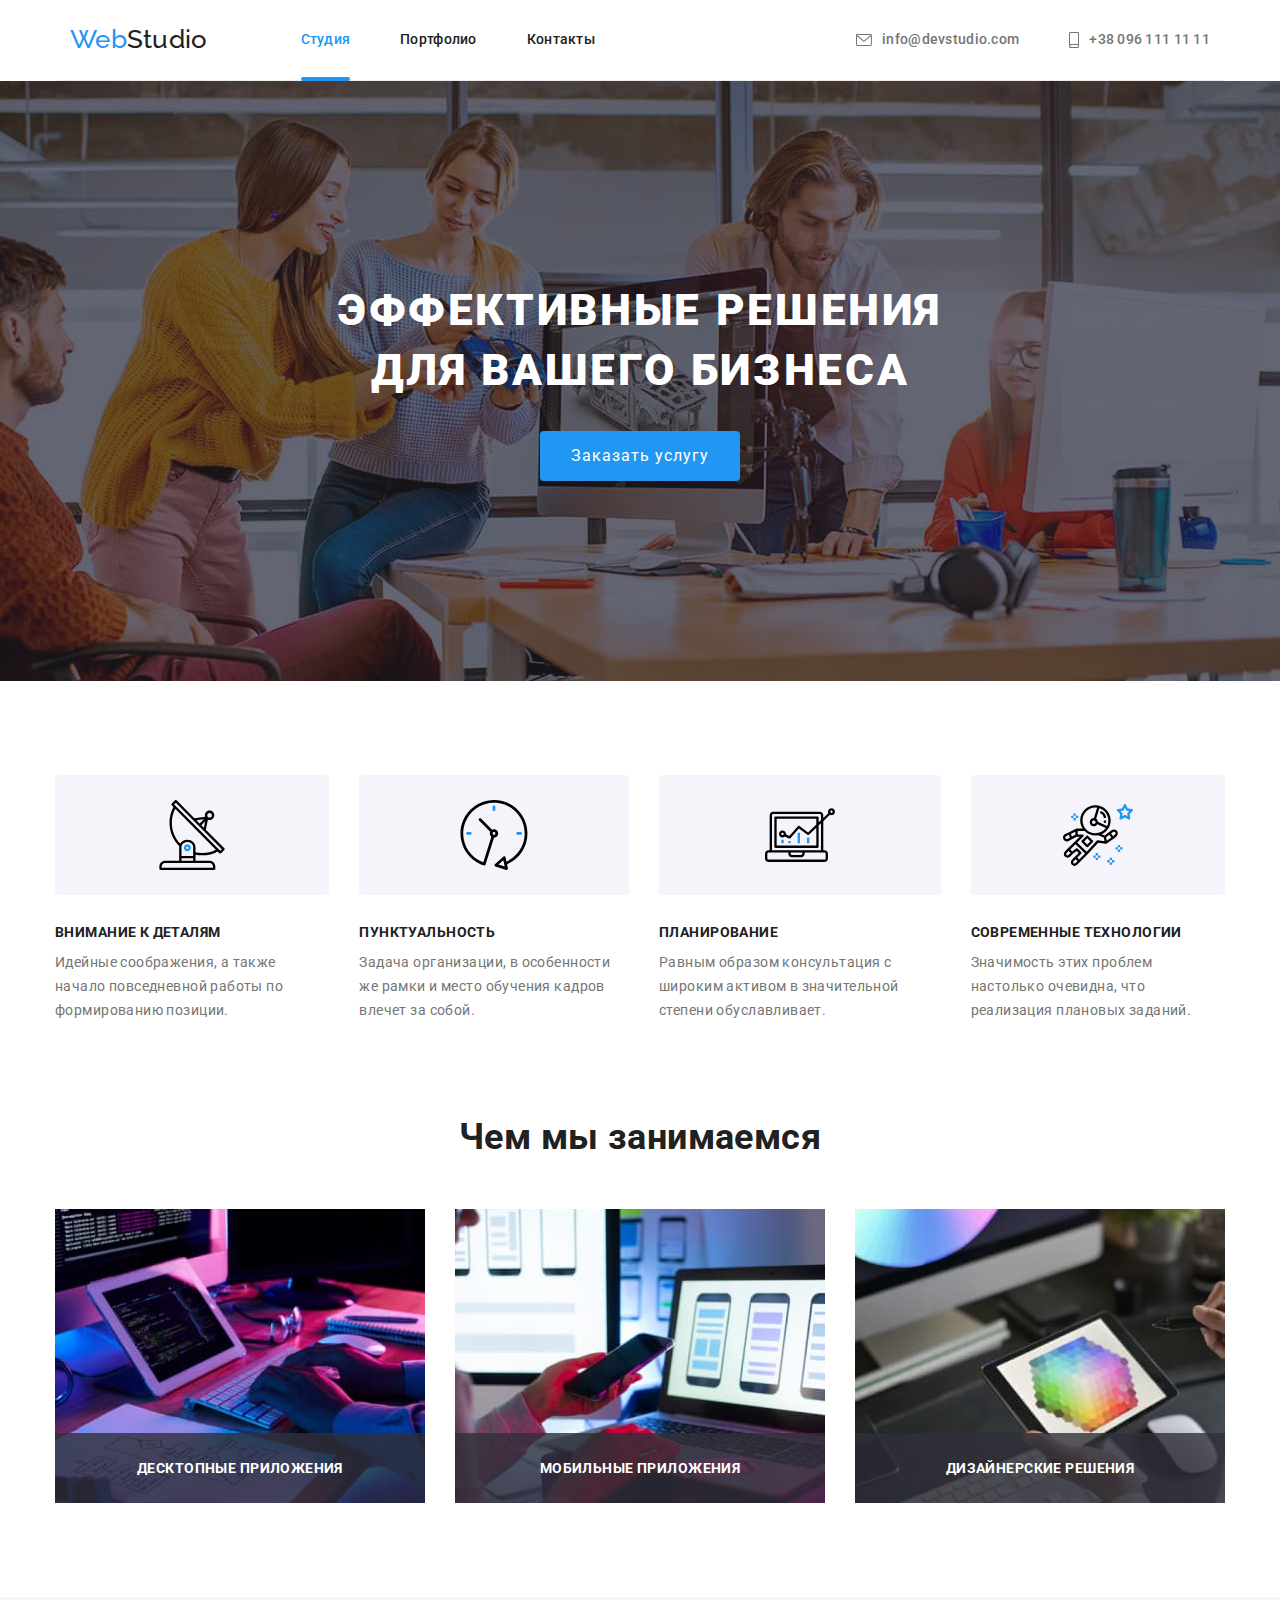
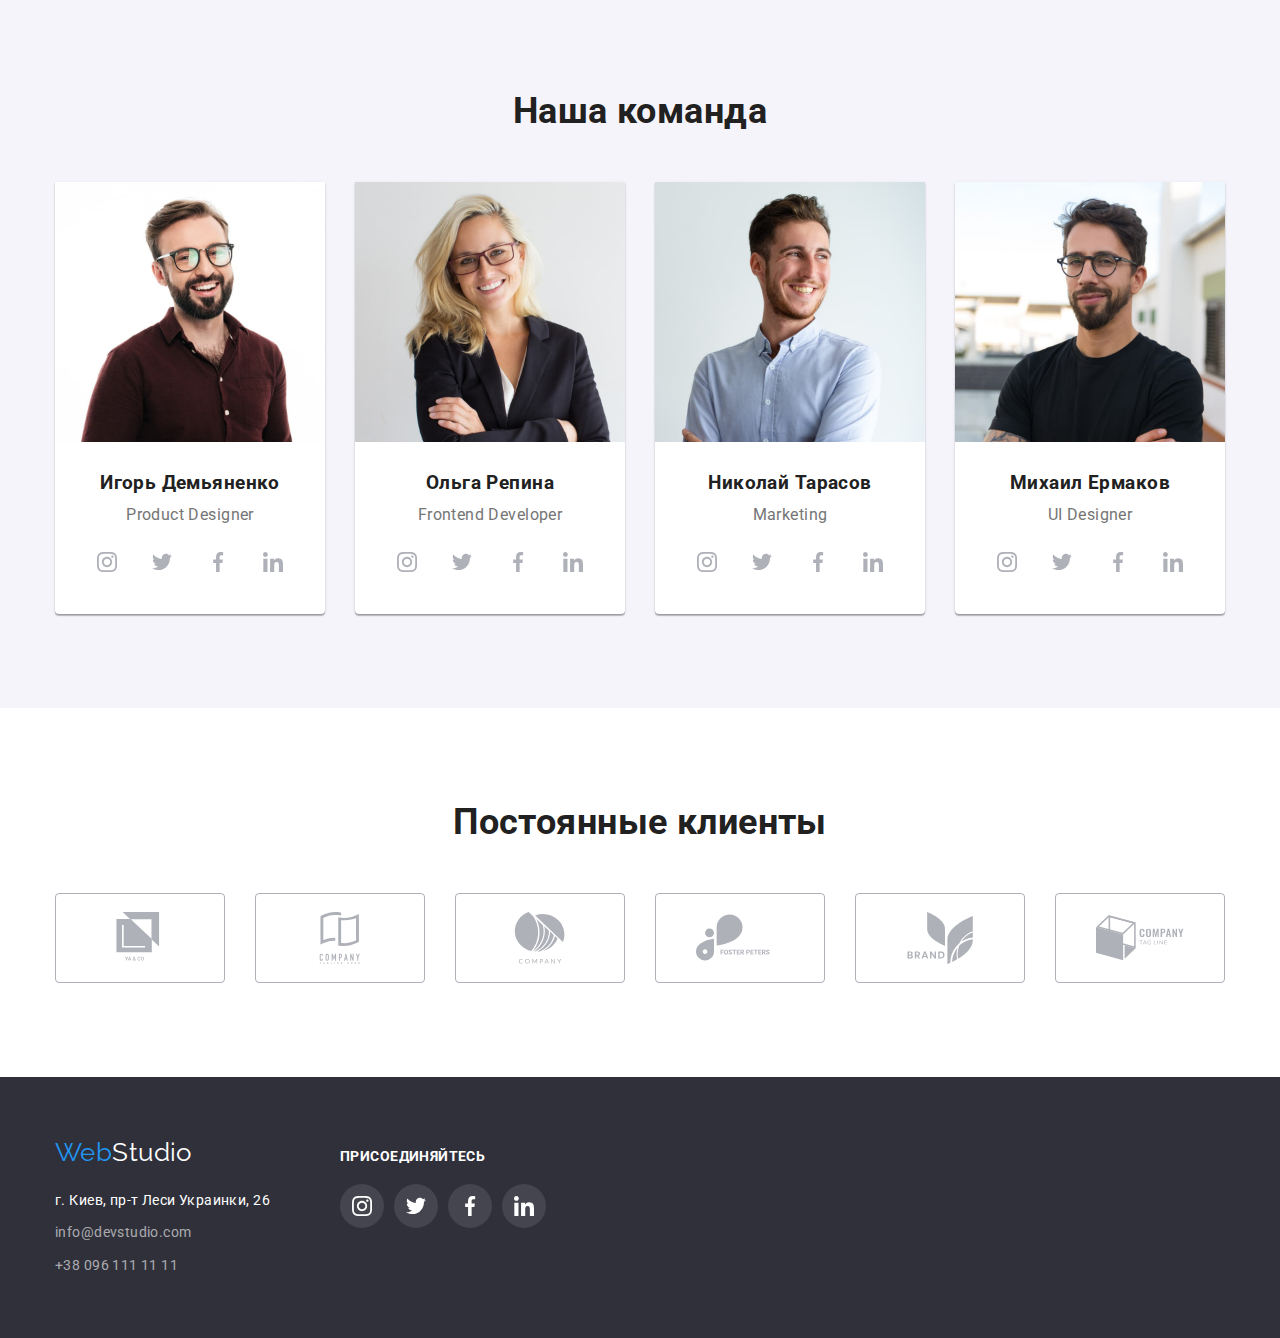
<file: index.html>
<!DOCTYPE html>
<html lang="ru">
<head>
    <meta charset="UTF-8">
    <meta name="viewport" content="width=device-width, initial-scale=1.0">
    <title>Студия</title>
    <link rel = "preconnect" href = "https://fonts.gstatic.com">
    <link href="https://fonts.googleapis.com/css2?family=Raleway:wght@700&family=Roboto:wght@400;500;700;900&display=swap" rel="stylesheet">
    <link rel="stylesheet" href= "https://cdnjs.cloudflare.com/ajax/libs/modern-normalize/1.0.0/modern-normalize.min.css">
    <link rel="stylesheet" href="./styles.css">
 </head>
<body>
 <header class="header">
    <div class="container">
        <nav class="nav">
            <a href="./index.html" class="logo">Web<span class="sec-part-black">Studio</span></a>
            <ul class="list">
                 <li class="item"><a href="./index.html" class="link opend">Студия</a></li>
                 <li class="item"><a href="./portfolio.html" class="link">Портфолио</a></li>
                 <li class="item"><a href="#" class="link">Контакты</a></li>
            </ul>
        </nav>
        <ul class="list header-contacts">
          <li class="item">
            <a href="mailto:info@devstudio.com" class="contacts">
              <svg class="icon" width="16" height="12">
                <use href="./img/symbol-defs.svg#icon-envelope">
                </use>
              </svg>
                info@devstudio.com</a></li>
          <li class="item"><a href="tel:+380961111111" class="contacts">
            <svg class="icon" width="10" height="16">
              <use href="./img/symbol-defs.svg#icon-smartphone">
              </use>
            </svg>+38 096 111 11 11</a></li>
     </ul>    
    </div>
 </header> 
 <main> 
<section class="hero">
        <div class="title"><h1>Эффективные решения для вашего бизнеса</h1>
        <button class="button" data-modal-open>Заказать услугу</button>
        </div>
        <div class="backdrop is-hidden" data-modal>
          <div class="modal">
            <button class="button-close" data-modal-close>
              <svg class="icon" width="18" height="18">
                <use href="./img/symbol-defs.svg#icon-close"></use>
              </svg>
            </button>
          </div>
        </div>
</section>
<section class="advantages">
    <div class="container">
        <!-- Невидимый заголовок -->
      <h2 class="invisible">Приемущества</h2>
      <ul class="list">
        <li class="item">
          <div class="icon-container">
            <svg class="icon" width="70" height="70">
              <use href="./img/symbol-defs.svg#icon-antenna"></use>
            </svg>
          </div>
          <h3 class="title">Внимание к деталям</h3>
            <p class="text">Идейные соображения, а также начало повседневной работы по формированию позиции.</p>
        </li>
        <li class="item">
          <div class="icon-container">
            <svg class="icon" width="70" height="70">
              <use href="./img/symbol-defs.svg#icon-clock"></use>
            </svg>
          </div>
            <h3 class="title">Пунктуальность</h3>
            <p class="text">Задача организации, в особенности же рамки и место обучения кадров влечет за собой.</p>
        </li>
        <li class="item">
          <div class="icon-container">
            <svg class="icon" width="70" height="70">
              <use href="./img/symbol-defs.svg#icon-diagram"></use>
            </svg>
          </div>
            <h3 class="title">Планирование</h3>
            <p class="text">Равным образом консультация с широким активом в значительной степени обуславливает.</p>
        </li>
        <li class="item">
          <div class="icon-container">
            <svg class="icon" width="70" height="70">
              <use href="./img/symbol-defs.svg#icon-astronaut"></use>
            </svg>
          </div>
            <h3 class="title">Современные технологии</h3>
            <p class="text">Значимость этих проблем настолько очевидна, что реализация плановых заданий.</p>
        </li>
      </ul>
    </div>
</section>
<section class="activity">
    <div class="container">
      <h2 class="global-title">Чем мы занимаемся</h2>
      <ul class="list">
        <li class="item">
          <img src="./img/box1.jpg" alt="Что-то печатает" width="370">
          <div class="inscription-container">
            <p class="inscription">Десктопные приложения</p>
          </div>
        </li>
        <li class="item">
          <img src="./img/box2.jpg" alt="Смотрит в телефон" width="370">
          <div class="inscription-container">
            <p class="inscription">Мобильные приложения</p>
          </div>
        </li>
        <li class="item">
          <img src="./img/box3.jpg" alt="Смотрит на палитру цветов" width="370">
          <div class="inscription-container">
            <p class="inscription">Дизайнерские решения</p>
          </div>
        </li>
      </ul>
    </div>
</section>
<section class="team">
    <div class="container">
        <h2 class="global-title">Наша команда</h2>
        <ul class="list">
            <li class="item"><img src="./img/img1.jpg" alt="Игорь Демьяненко" width="270">
              <div class="info">
                <h3 class="title">Игорь Демьяненко</h3>
                <p class="text">Product Designer</p>
                <ul class="social-list">
                  <li class="social-item">
                    <a class="social-networks" href="#">
                      <svg class="social-icon">
                        <use href="./img/symbol-defs.svg#icon-instagram"></use>
                      </svg>
                    </a>
                  </li>
                  <li class="social-item">
                    <a class="social-networks" href="#">
                      <svg class="social-icon">
                        <use href="./img/symbol-defs.svg#icon-twitter"></use>
                      </svg>
                    </a>
                  </li>
                  <li class="social-item">
                    <a class="social-networks" href="#">
                      <svg class="social-icon">
                        <use href="./img/symbol-defs.svg#icon-facebook"></use>
                      </svg>
                    </a>
                  </li>
                  <li class="social-item">
                    <a class="social-networks" href="#">
                      <svg class="social-icon">
                        <use href="./img/symbol-defs.svg#icon-linkedin"></use>
                      </svg>
                    </a>
                  </li>
                </ul>
              </div>
            </li>
            <li class="item"><img src="./img/img2.jpg" alt="Ольга Репина" width="270">
              <div class="info">
                <h3 class="title">Ольга Репина</h3>
                <p class="text">Frontend Developer</p>
                <ul class="social-list">
                  <li class="social-item">
                    <a class="social-networks" href="#">
                      <svg class="social-icon">
                        <use href="./img/symbol-defs.svg#icon-instagram"></use>
                      </svg>
                    </a>
                  </li>
                  <li class="social-item">
                    <a class="social-networks" href="#">
                      <svg class="social-icon">
                        <use href="./img/symbol-defs.svg#icon-twitter"></use>
                      </svg>
                    </a>
                  </li>
                  <li class="social-item">
                    <a class="social-networks" href="#">
                      <svg class="social-icon">
                        <use href="./img/symbol-defs.svg#icon-facebook"></use>
                      </svg>
                    </a>
                  </li>
                  <li class="social-item">
                    <a class="social-networks" href="#">
                      <svg class="social-icon">
                        <use href="./img/symbol-defs.svg#icon-linkedin"></use>
                      </svg>
                    </a>
                  </li>
                </ul>
              </div>
            </li>
            <li class="item"><img src="./img/img3.jpg" alt="Николай Тарасов" width="270">
              <div class="info">
                <h3 class="title">Николай Тарасов</h3>
                <p class="text">Marketing</p>
                <ul class="social-list">
                  <li class="social-item">
                    <a class="social-networks" href="#">
                      <svg class="social-icon">
                        <use href="./img/symbol-defs.svg#icon-instagram"></use>
                      </svg>
                    </a>
                  </li>
                  <li class="social-item">
                    <a class="social-networks" href="#">
                      <svg class="social-icon">
                        <use href="./img/symbol-defs.svg#icon-twitter"></use>
                      </svg>
                    </a>
                  </li>
                  <li class="social-item">
                    <a class="social-networks" href="#">
                      <svg class="social-icon">
                        <use href="./img/symbol-defs.svg#icon-facebook"></use>
                      </svg>
                    </a>
                  </li>
                  <li class="social-item">
                    <a class="social-networks" href="#">
                      <svg class="social-icon">
                        <use href="./img/symbol-defs.svg#icon-linkedin"></use>
                      </svg>
                    </a>
                  </li>
                </ul>
              </div>
            </li>
            <li class="item"><img src="./img/img4.jpg" alt="Михаил Ермаков" width="270">
              <div class="info">
                <h3 class="title">Михаил Ермаков</h3>
                <p class="text">UI Designer</p>
                <ul class="social-list">
                  <li class="social-item">
                    <a class="social-networks" href="#">
                      <svg class="social-icon">
                        <use href="./img/symbol-defs.svg#icon-instagram"></use>
                      </svg>
                    </a>
                  </li>
                  <li class="social-item">
                    <a class="social-networks" href="#">
                      <svg class="social-icon">
                        <use href="./img/symbol-defs.svg#icon-twitter"></use>
                      </svg>
                    </a>
                  </li>
                  <li class="social-item">
                    <a class="social-networks" href="#">
                      <svg class="social-icon">
                        <use href="./img/symbol-defs.svg#icon-facebook"></use>
                      </svg>
                    </a>
                  </li>
                  <li class="social-item">
                    <a class="social-networks" href="#">
                      <svg class="social-icon">
                        <use href="./img/symbol-defs.svg#icon-linkedin"></use>
                      </svg>
                    </a>
                  </li>
                </ul>
              </div>
            </li>
        </ul>
    </div>
</section>
<section class="client">
  <div class="container">
    <h2 class="global-title">Постоянные клиенты</h2>
    <ul class="list">
      <li class="item">
        <a class="card" href="#">
          <svg class="company">
            <use href="./img/symbol-defs.svg#icon-logo-1"></use>
          </svg>
        </a> 
      </li>
      <li class="item">
        <a class="card" href="#">
          <svg class="company">
            <use href="./img/symbol-defs.svg#icon-logo-2"></use>
          </svg>
        </a> 
      </li>
      <li class="item">
        <a class="card" href="#">
          <svg class="company">
            <use href="./img/symbol-defs.svg#icon-logo-3"></use>
          </svg>
        </a> 
      </li>
      <li class="item">
        <a class="card" href="#">
          <svg class="company">
            <use href="./img/symbol-defs.svg#icon-logo-4"></use>
          </svg>
        </a> 
      </li>
      <li class="item">
        <a class="card" href="#">
          <svg class="company">
            <use href="./img/symbol-defs.svg#icon-logo-5"></use>
          </svg>
        </a> 
      </li>
      <li class="item">
        <a class="card" href="#">
          <svg class="company">
            <use href="./img/symbol-defs.svg#icon-logo-6"></use>
          </svg>
        </a> 
      </li>
    </ul>
  </div>
</section>
</main>
<footer class="footer">
    <div class="container">
        <div class="info">
          <a href="./index.html" class="logo">Web<span class="sec-part-white">Studio</span></a>
          <address class="address">г. Киев, пр-т Леси Украинки, 26</address>
          <ul class="list">
            <li class="item"><a href="mailto:info@devstudio.com" class="link">info@devstudio.com</a></li>
            <li class="item"><a href="tel:+380961111111" class="link">+38 096 111 11 11</a></li>
          </ul>       
        </div>
        <div class="social-container">
          <h2 class="title">присоединяйтесь</h2>
          <ul class="social-list">
            <li class="social-item">
              <a class="social-networks" href="#">
                <svg class="social-icon">
                  <use href="./img/symbol-defs.svg#icon-instagram"></use>
                </svg>
              </a>
            </li>
            <li class="social-item">
              <a class="social-networks" href="#">
                <svg class="social-icon">
                  <use href="./img/symbol-defs.svg#icon-twitter"></use>
                </svg>
              </a>
            </li>
            <li class="social-item">
              <a class="social-networks" href="#">
                <svg class="social-icon">
                  <use href="./img/symbol-defs.svg#icon-facebook"></use>
                </svg>
              </a>
            </li>
            <li class="social-item">
              <a class="social-networks" href="#">
                <svg class="social-icon">
                  <use href="./img/symbol-defs.svg#icon-linkedin"></use>
                </svg>
              </a>
            </li>
          </ul>
        </div>
    </div>
</footer>
<script src="./js/modal.js"></script>
</body>
</html>
</file>
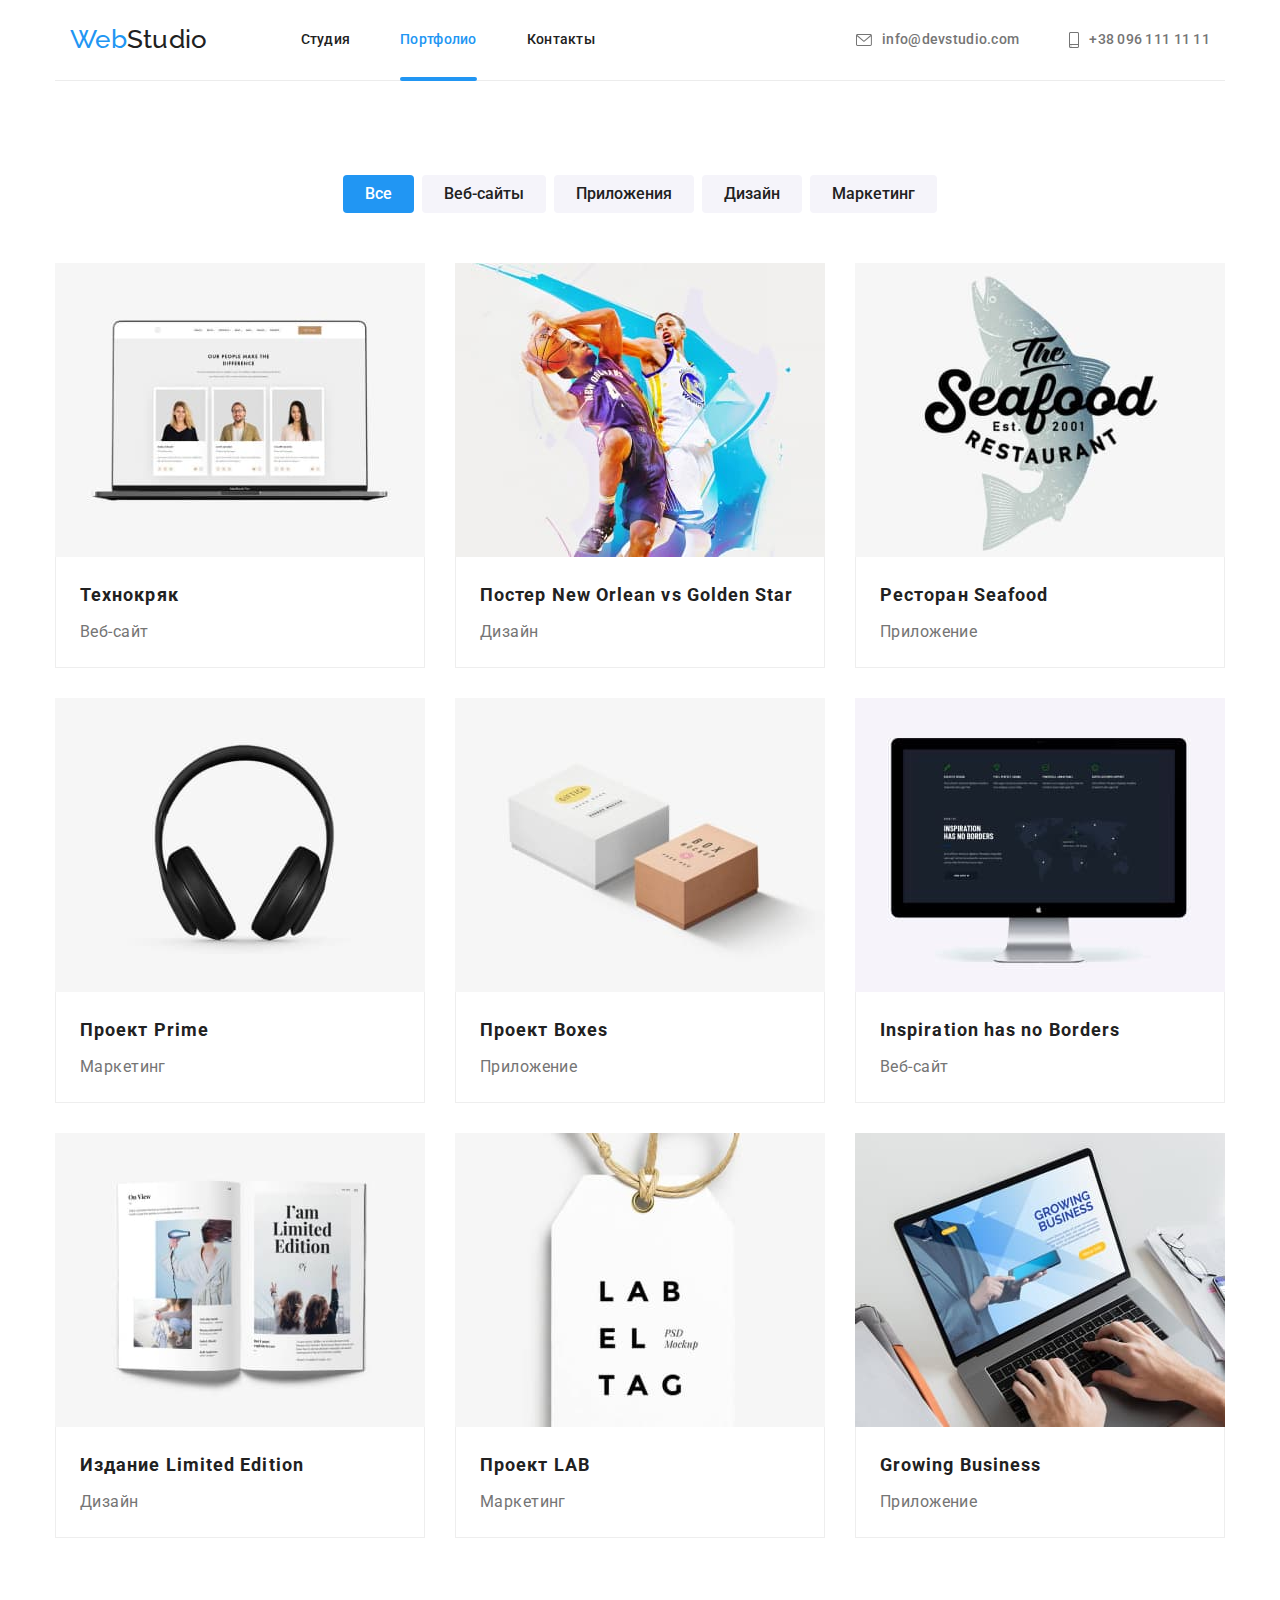
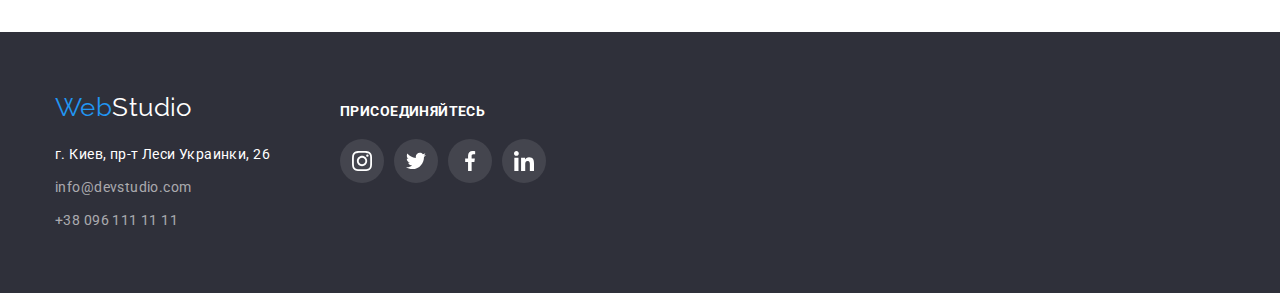
<file: portfolio.html>
<!DOCTYPE html>
<html lang="ru">
<head>
    <meta charset="UTF-8">
    <meta name="viewport" content="width=device-width, initial-scale=1.0">
    <title>Портфолио</title>
    <link rel = "preconnect" href = "https://fonts.gstatic.com">
    <link href="https://fonts.googleapis.com/css2?family=Raleway:wght@700&family=Roboto:wght@400;500;700;900&display=swap" rel="stylesheet">
    <link rel="stylesheet" href= "https://cdnjs.cloudflare.com/ajax/libs/modern-normalize/1.0.0/modern-normalize.min.css">
    <link rel="stylesheet" href="./styles.css">
 </head>
<body>
  <header class="header">
    <div class="container">
        <nav class="nav">
            <a href="./index.html" class="logo">Web<span class="sec-part-black">Studio</span></a>
            <ul class="list">
                 <li class="item"><a href="./index.html" class="link">Студия</a></li>
                 <li class="item"><a href="./portfolio.html" class="link opend">Портфолио</a></li>
                 <li class="item"><a href="#" class="link">Контакты</a></li>
            </ul>
        </nav>
        <ul class="list header-contacts">
          <li class="item">
            <a href="mailto:info@devstudio.com" class="contacts">
              <svg class="icon" width="16" height="12">
                <use href="./img/symbol-defs.svg#icon-envelope">
                </use>
              </svg>
                info@devstudio.com</a></li>
          <li class="item"><a href="tel:+380961111111" class="contacts">
            <svg class="icon" width="10" height="16">
              <use href="./img/symbol-defs.svg#icon-smartphone">
              </use>
            </svg>+38 096 111 11 11</a></li>
     </ul>    
    </div>
 </header> 
 <main> 
     <!-- фильтр -->
  <section class="search">
    <div class="container">
      <!-- Невидимый заголовок -->
      <h1 class="invisible">Портфолио</h1>
      <ul class="list buttons">
          <li class="item-button"><button class="button used">Все</button></li>
          <li class="item-button"><button class="button">Веб-сайты</button></li>
          <li class="item-button"><button class="button">Приложения</button></li>
          <li class="item-button"><button class="button">Дизайн</button></li>
          <li class="item-button"><button class="button">Маркетинг</button></li>
      </ul>
  <!-- Портфолио -->
            <ul class="portfolio">
               <li class="item">
                   <a href="#" class="link"> 
                     <div class="overlay-container">
                      <img src="./img/portfolio1.jpg" alt="Технокряк" width="370" height="294">
                      <div class="overlay">
                        <div class="overlay-text">
                        <p class="text">
                         Технокряк это современная площадка распространения коронавируса. Компании используют эту платформу для цифрового шпионажа и атак на защищённые сервера конкурентов.
                        </p>
                       </div>
                      </div>
                     </div>
                        <div class="info">
                        <h2 class="title">Технокряк</h2>
                        <p class="text">Веб-сайт</p>
                       </div>
                    </a>
                       
                   <!-- <p>Всплывающее описание проекта</p> -->
               </li>
               <li class="item">
                   <a href="#" class="link">
                    <div class="overlay-container">
                      <img src="./img/portfolio2.jpg" alt="Постер New Orlean vs Golden Star" width="370" height="294">
                      <div class="overlay">
                        <div class="overlay-text">
                        <p class="text">
                         Технокряк это современная площадка распространения коронавируса. Компании используют эту платформу для цифрового шпионажа и атак на защищённые сервера конкурентов.
                        </p>
                       </div>
                      </div>
                     </div>
                      <div class="info">
                       <h2 class="title">Постер New Orlean vs Golden Star</h2>
                       <p class="text">Дизайн</p>
                      </div>
                    </a>
                   <!-- <p>Всплывающее описание проекта</p> -->
               </li>
               <li class="item">
                   <a href="#" class="link">
                    <div class="overlay-container">
                      <img src="./img/portfolio3.jpg" alt="Ресторан Seafood" width="370" height="294">
                      <div class="overlay">
                        <div class="overlay-text">
                        <p class="text">
                         Технокряк это современная площадка распространения коронавируса. Компании используют эту платформу для цифрового шпионажа и атак на защищённые сервера конкурентов.
                        </p>
                       </div>
                      </div>
                     </div>
                      <div class="info">
                       <h2 class="title">Ресторан Seafood</h2>
                       <p class="text">Приложение</p> 
                      </div>
                    </a>
                   <!-- <p>Всплывающее описание проекта</p> -->
               </li>
               <li class="item">
                   <a href="#" class="link">
                    <div class="overlay-container">
                      <img src="./img/portfolio4.jpg" alt="Проект Prime" width="370" height="294">
                      <div class="overlay">
                        <div class="overlay-text">
                        <p class="text">
                         Технокряк это современная площадка распространения коронавируса. Компании используют эту платформу для цифрового шпионажа и атак на защищённые сервера конкурентов.
                        </p>
                       </div>
                      </div>
                     </div>
                      <div class="info">
                       <h2 class="title">Проект Prime</h2>
                       <p class="text">Маркетинг</p> 
                      </div>
                    </a>
                   <!-- <p>Всплывающее описание проекта</p> -->       
               </li>
               <li class="item">
                   <a href="#" class="link">
                    <div class="overlay-container">
                      <img src="./img/portfolio5.jpg" alt="Проект Boxes" width="370" height="294">
                      <div class="overlay">
                        <div class="overlay-text">
                        <p class="text">
                         Технокряк это современная площадка распространения коронавируса. Компании используют эту платформу для цифрового шпионажа и атак на защищённые сервера конкурентов.
                        </p>
                       </div>
                      </div>
                     </div>
                      <div class="info">
                       <h2 class="title">Проект Boxes</h2>
                       <p class="text">Приложение</p>
                      </div>
                    </a>
                   <!-- <p>Всплывающее описание проекта</p> -->        
               </li>
               <li class="item">
                   <a href="#" class="link">
                    <div class="overlay-container">
                      <img src="./img/portfolio6.jpg" alt="Inspiration has no Borders" width="370" height="294">
                      <div class="overlay">
                        <div class="overlay-text">
                        <p class="text">
                         Технокряк это современная площадка распространения коронавируса. Компании используют эту платформу для цифрового шпионажа и атак на защищённые сервера конкурентов.
                        </p>
                       </div>
                      </div>
                     </div>
                      <div class="info">
                       <h2 class="title">Inspiration has no Borders</h2>
                       <p class="text">Веб-сайт</p>
                      </div>
                    </a>
                   <!-- <p>Всплывающее описание проекта</p> -->        
               </li>
               <li class="item">
                   <a href="#" class="link">
                    <div class="overlay-container">
                      <img src="./img/portfolio7.jpg" alt="Издание Limited Edition" width="370" height="294">
                      <div class="overlay">
                        <div class="overlay-text">
                        <p class="text">
                         Технокряк это современная площадка распространения коронавируса. Компании используют эту платформу для цифрового шпионажа и атак на защищённые сервера конкурентов.
                        </p>
                       </div>
                      </div>
                     </div>
                      <div class="info">
                       <h2 class="title">Издание Limited Edition</h2>
                       <p class="text">Дизайн</p>
                      </div>
                    </a>
                   <!-- <p>Всплывающее описание проекта</p> -->        
               </li>
               <li class="item">
                   <a href="#" class="link">
                    <div class="overlay-container">
                      <img src="./img/portfolio8.jpg" alt="Проект LAB" width="370" height="294">
                      <div class="overlay">
                        <div class="overlay-text">
                        <p class="text">
                         Технокряк это современная площадка распространения коронавируса. Компании используют эту платформу для цифрового шпионажа и атак на защищённые сервера конкурентов.
                        </p>
                       </div>
                      </div>
                     </div>
                      <div class="info">
                       <h2 class="title">Проект LAB</h2>
                       <p class="text">Маркетинг</p>
                      </div>
                    </a>
                   <!-- <p>Всплывающее описание проекта</p> -->        
               </li>
               <li class="item">
                   <a href="#" class="link">
                    <div class="overlay-container">
                      <img src="./img/portfolio9.jpg" alt="Growing Business" width="370">
                      <div class="overlay">
                        <div class="overlay-text">
                        <p class="text">
                         Технокряк это современная площадка распространения коронавируса. Компании используют эту платформу для цифрового шпионажа и атак на защищённые сервера конкурентов.
                        </p>
                       </div>
                      </div>
                     </div>
                       <div class="info">
                       <h2 class="title">Growing Business</h2>
                       <p class="text">Приложение</p>
                      </div>
                    </a>
                   <!-- <p>Всплывающее описание проекта</p> -->        
               </li>
       </ul>
    </div>   
  </section>

</main>
<footer class="footer">
  <div class="container">
      <div class="info">
        <a href="./index.html" class="logo">Web<span class="sec-part-white">Studio</span></a>
        <address class="address">г. Киев, пр-т Леси Украинки, 26</address>
        <ul class="list">
          <li class="item"><a href="mailto:info@devstudio.com" class="link">info@devstudio.com</a></li>
          <li class="item"><a href="tel:+380961111111" class="link">+38 096 111 11 11</a></li>
        </ul>       
      </div>
      <div class="social-container">
        <h2 class="title">присоединяйтесь</h2>
        <ul class="social-list">
          <li class="social-item">
            <a class="social-networks" href="#">
              <svg class="social-icon">
                <use href="./img/symbol-defs.svg#icon-instagram"></use>
              </svg>
            </a>
          </li>
          <li class="social-item">
            <a class="social-networks" href="#">
              <svg class="social-icon">
                <use href="./img/symbol-defs.svg#icon-twitter"></use>
              </svg>
            </a>
          </li>
          <li class="social-item">
            <a class="social-networks" href="#">
              <svg class="social-icon">
                <use href="./img/symbol-defs.svg#icon-facebook"></use>
              </svg>
            </a>
          </li>
          <li class="social-item">
            <a class="social-networks" href="#">
              <svg class="social-icon">
                <use href="./img/symbol-defs.svg#icon-linkedin"></use>
              </svg>
            </a>
          </li>
        </ul>
      </div>
  </div>
</footer>
</body>
</html>
</file>
<file: styles.css>
/* Бексайд основной #FFFFFF */
/* Бексайд подвала #2F303A */
/* Бексайд вторичный #F5F4FA */
/* Основной цвет заголовков #212121 */
/* основной цвет текста #757575 */
/* второй цвет текста #FFFFFF */
/* Акцент #2196F3*/
/* Цвет ссылки в подвале  rgba(255, 255, 255, 0.6) */
/* Цвет линии под меню #ECECEC */
/* Цвет рамки в портфолио #EEEEEE */
/* Цвет фона героя #C4C4C4 */
/* Цвет иконки социальных сетей #AFB1B8 */
/* Цвет фона иконок соц сетей в футере rgba(255, 255, 255, 0.1) */
/* Цвет фона текста над картинками rgba(47, 48, 58, 0.8); */
/* Цвет бэкдропа rgba(0, 0, 0, 0.2) */

html{
    box-sizing: border-box;
}

img {
    display: block;
    max-width: 100%;
}

*,
*::before,
*::after{
    box-sizing: inherit;
}

:root{
    --title-text-color: #212121;
    --primary-text-color: #757575;
    --secondary-text-color: #FFFFFF;
    --primary-background-color: #FFFFFF;
    --secondary-background-color: #F5F4FA; 
    --footer-background-color: #2F303A;
    --accent-color: #2196F3;
    --footer-link-color: rgba(255, 255, 255, 0.6);
    --header-line-color: #ECECEC;
    --border-portfolio-color: #EEEEEE;
    --hero-background-color: #C4C4C4;
    --social-network-icon-color:#AFB1B8;
    --footer-social-background-icon-color:rgba(255, 255, 255, 0.1);
    --image-text-background-color:rgba(47, 48, 58, 0.8);
    --backdrop-color:rgba(0, 0, 0, 0.2);
    --modal-close-button-color:rgba(0, 0, 0, 1);
}

body{
    background-color: var(--primary-background-color);
    color: var(--title-text-color);
    font-family: 'Roboto', sans-serif;
    font-weight: 700;
    font-size: 14px;
    line-height: 1.71;
    letter-spacing: 0.03em;
}

li {
    list-style-type: none; 
}

a {
    display:block;
    text-decoration: none;
}

.container{
    margin-left: auto;
    margin-right: auto;
    width: 1200px;
    padding: 0 15px;
    /* outline: 2px solid tomato; */
}

.text{
    color: var(--primary-text-color);
    font-weight: 400;
}

/* Логотип */
.logo{
        display: block;
        margin-right: 93px;
        padding-top: 24px;
        padding-bottom: 24px;
        
        font-family: 'Raleway', sans-serif;
        font-size: 26px;
        line-height: 1.2;
        color: var(--accent-color);
}

.logo .sec-part-white{
    color: var(--secondary-text-color);
    
}

.logo .sec-part-black{
    color: var(--title-text-color);
    
}

.list{
    margin-top: 0;
    margin-bottom: 0;
    padding: 0;
}

/* Шапка */
.header .container{
    display: flex;

    font-weight: 500;
    line-height: 1.14;
    letter-spacing: 0.02em;

    padding: 0px 15px;
    border-bottom: 1px solid var(--header-line-color);
    width: 1170px;
}

.nav{
    display: flex;
    align-items: center;
}

.header .list{
    display: flex;
}

.header-contacts{
    margin-left: auto;
}

.nav .link{
    display: block;
    padding: 32px 0;
    
    color: var(--title-text-color);

    transition: color 250ms cubic-bezier(0.4, 0, 0.2, 1);
}

header .item{
    margin-right: 50px;
}

header .item:last-child{
    margin-right: 0;
}

header .link:hover, 
header .link:focus{
    color: var(--accent-color);
}

.list .contacts{
    display: flex;
    align-items: center;
    padding: 32px 0;

    color: var(--primary-text-color);

    transition: color 250ms cubic-bezier(0.4, 0, 0.2, 1);
}

.list .contacts:hover, 
.list .contacts:focus{
    color: var(--accent-color);
}

.header .icon{
    margin-right: 10px;
    fill: currentColor
}

/* помечается открытая страница */
.nav .opend{
    color: var(--accent-color);

    position: relative;

    transition: color 250ms cubic-bezier(0.4, 0, 0.2, 1);
}
.nav .opend::after{
    content: '';

    position: absolute;

    bottom: -1px;
    display: block;

    background-color: var(--accent-color);
    width: 100%;
    height: 4px;
    border-radius: 2px;
}
.nav .opend:hover,
.nav .opend:focus{
    color: var(--title-text-color);
}

/* Контент */
/* Герой */
.hero{

    color: var(--secondary-text-color);
    text-align: center;
    max-width: 1600px;
    height: 600px;
    margin-left: auto;
    margin-right: auto;
    padding: 200px 15px;
    background-color: var(--hero-background-color);
    background-image: linear-gradient( rgba(47, 48, 58, 0.4), rgba(47, 48, 58, 0.4)), url(./img/Img.jpg);
    background-size: cover;
    background-position: center;
}

.hero .title{
    margin-left: auto;
    margin-right: auto;
    margin-top: 0;

    width: 696px;
    height: 200px;
}

.hero h1{
    margin-bottom: 30px;
    margin-top: 0;
    font-weight: 900;
    font-size: 44px;
    line-height: 1.36;
    text-align: center;
    letter-spacing: 0.06em;
    text-transform: uppercase;
}

.hero .button{
    display: flex;
    align-items: center;
    justify-content: center;

    width: 200px;
    height: 50px;
    padding: 0;
    border-radius: 4px;
    border: none;
    margin-right: auto;
    margin-left: auto;
    min-width: 200px;

    background-color: var(--accent-color);
    color: var(--secondary-text-color);


    font-size: 16px;
    line-height: 1.87;
    letter-spacing: 0.06em;

    cursor: pointer
}

.backdrop{
    position: fixed;
    top: 0;
    left: 0;
    width: 100%;
    height: 100%;
    background-color: var(--backdrop-color);
    z-index: 2;

    opacity: 1;
    transition: opacity 250ms cubic-bezier(0.4, 0, 0.2, 1);
}

.backdrop.is-hidden{
    opacity: 0;
    pointer-events: none;
}

.backdrop.is-hidden .modal{
    transform: translate(-50%, -50%) scale(0.8);
}
.modal{
    position: absolute;
    top: 50%;
    left: 50%;
    min-width: 528px;
    min-height: 581px;
    border-radius: 4px;

    transform: translate(-50%, -50%) scale(1);
    transition: transform 250ms cubic-bezier(0.4, 0, 0.2, 1);

    background-color: var(--primary-background-color);
}

.modal .button-close{
    display: flex;
    position: absolute;
    top: 8px;
    right: 8px;
    width: 30px;
    height: 30px;
    border-radius: 50%;
    align-items: center;
    justify-content: center;
    padding: 0;
    border-color: var(--backdrop-color);
    background-color: var(--primary-background-color);
    fill: var(--modal-close-button-color);
}

/* Приемущества */
.advantages{
    padding-top: 94px;
    padding-bottom: 0;
}

.invisible{
    position: absolute !important;
    clip: rect(1px, 1px, 1px, 1px);
    
    padding: 0 !important;
    border: 0 !important;
    height: 1px !important;
    width: 1px !important;
    overflow: hidden;
}

.advantages .list{
    display: flex;
}

.advantages .item{
    width: calc((100% -90px)/4);
    margin-right: 30px;
}
.icon-container{
    margin-bottom: 30px;
    display: flex;
    align-items: center;
    justify-content: center;
    height: 120px;
    background-color: var(--secondary-background-color);
    border-radius: 4px;
}

.advantages .item:last-child{
    margin-right: 0;
}

.advantages .title{
    margin-top: 0;
    margin-bottom: 10px;

    font-size: 14px;
    line-height: 1.14;
    text-transform: uppercase;
}

.advantages .text{
    margin-top: 0;
    margin-bottom: 0;
}

/* Чем мы занимаемся */
.activity{
    padding-top: 94px;
    padding-bottom: 94px;
}

.activity .list{
    display: flex;
}
.global-title{
    display: block;
    margin-bottom: 50px;
    margin-top: 0;
    
    font-size: 36px;
    line-height: 1.16;
    text-align: center;
}

.activity .item:not(:last-child){
    margin-right: 30px;
    margin-bottom: 0;
}
.activity .item{
    position: relative;
}

.inscription-container{
    position: absolute;
    bottom: 0;
    right: 0;
    display: flex;
    align-items: center;
    justify-content: center;
    width: 100%;
    height: 70px;
    background-color: var(--image-text-background-color);

}
.activity .inscription{
    margin: 0;

    font-size: 14px;
    line-height: 1.142;
    text-transform: uppercase;
    color: var(--secondary-text-color);
}

/* Наша команда */
.team{
    padding-top: 94px;
    padding-bottom: 94px;
    background-color: var(--secondary-background-color);
    font-size: 16px;
    line-height: 1.19;
    text-align: center;
}
.team .list{
    display: flex;
}

.team .item{
    width: calc((100% -90px)/4);
    box-shadow: 0px 1px 3px rgba(0, 0, 0, 0.12),
                0px 1px 1px rgba(0, 0, 0, 0.14), 
                0px 2px 1px rgba(0, 0, 0, 0.2);
    border-radius: 0px 0px 4px 4px;
    background-color: var(--primary-background-color);
}

.team .item:not(:last-child){
    margin-right: 30px;
}

.team .info{
    padding: 30px 30px;
}

.team .title{
    margin-top: 0;
    margin-bottom: 10px;

    max-width: 270px;
}

.team .text{
    margin-top: 0;
    margin-bottom: 16px;
    max-width: 270px;
}
.team .social-list{
    display: flex;
    justify-content: space-between;
    padding: 0;
    fill: var(--social-network-icon-color);
}

.social-networks{
    display: flex;
    align-items: center;
    justify-content: center;
    width: 44px;
    height: 44px;
    border-radius: 50%;
    fill: var(--social-network-icon-color);

    transition: background-color 250ms cubic-bezier(0.4, 0, 0.2, 1),
    fill 250ms cubic-bezier(0.4, 0, 0.2, 1);
}
.social-networks:hover,
.social-networks:focus{
    background-color: var(--accent-color);
    fill: var(--primary-background-color);
}

.social-icon{
    width: 20px;
    height: 20px;
    
}
/* Постоянные клиенты */
.client{
    padding: 94px 0;
}
.client .list{
    display:flex;
}

.client .item{
    width: 170px;
    height: 90px;
}

.client .item:not(:last-child){
    margin-right: 30px;
}
.client .card{
    display: flex;
    width: 100%;
    height: 100%;
    border-radius: 4px;
    border: 1px solid var(--social-network-icon-color);
    fill: var(--social-network-icon-color);
    align-items: center;
    justify-content: center;

    transition: fill 250ms cubic-bezier(0.4, 0, 0.2, 1),
    border-color 250ms cubic-bezier(0.4, 0, 0.2, 1);

}

.client .card:hover,
.client .card:focus{
    border-color: var(--accent-color);
    fill: var(--accent-color);
}

.client .company{
    max-width: 88px;
    max-height: 52px;

}


/* Подвал */
.footer{
    padding-bottom: 60px;
    padding-top: 60px;

    background-color: var(--footer-background-color);
    color: var(--secondary-text-color);
    font-weight: 400;
}
.footer .container{
    display: flex;
    align-items: baseline;
}

.footer .logo{
    margin-right: 0;
    margin-bottom: 20px;
    padding: 0;
    max-width: 145px;
}

.footer .address{
    font-style: normal;
    margin-bottom: 9px;
}

.footer .link{
    color: var(--footer-link-color);

    transition: color 250ms cubic-bezier(0.4, 0, 0.2, 1);
}

.footer .item:not(:last-child){
    margin-bottom: 9px;
}

.footer .link:hover,
.footer .link:focus{
    color: var(--accent-color);
}
.social-container{
    margin-left: 70px;
}
.footer .title{
    display: block;
    margin-top: 0;
    margin-bottom: 20px;
    text-transform: uppercase;
    font-size: 14px;
    line-height: 1.143;
}

.footer .social-list{
    display: flex;
    margin: 0;
    padding: 0;
    fill: var(--primary-background-color);
}

.footer .social-networks{
    background-color: var(--footer-social-background-icon-color);
    fill: var(--primary-background-color);

    transition: background-color 250ms cubic-bezier(0.4, 0, 0.2, 1);
}
.footer .social-item:not(:last-child){
    margin-right: 10px;
}
.footer .social-networks:hover,
.footer .social-networks:focus{
    background-color: var(--accent-color);
}


/* Контент для portfolio.html */
.search{
    padding-top: 94px;
    padding-bottom: 94px;
}

.search .buttons{
    display: flex;
    justify-content:center;
    margin-bottom: 50px;
}

.item-button:not(:last-child){
    margin-right: 8px;
}

.search .button{
    border-radius: 4px;
    padding: 6px 22px;

    min-height: 38px;
    max-width: 100%;
    border: none;
    background-color: var(--secondary-background-color);
    color: var(--title-text-color);

    transition: background-color 250ms cubic-bezier(0.4, 0, 0.2, 1),
    color 250ms cubic-bezier(0.4, 0, 0.2, 1),
    box-shadow 250ms cubic-bezier(0.4, 0, 0.2, 1);

    font-weight: 500;
    font-size: 16px;
    
    text-align: center;
    
    cursor: pointer
}

.search .button:hover, 
.search .button:focus{
    background-color: var(--accent-color);
    color: var(--secondary-text-color);
    box-shadow: 0px 2px 2px 0px rgba(0, 0, 0, 0.12);
    box-shadow: 0px 1px 2px 0px rgba(0, 0, 0, 0.08);
    box-shadow: 0px 3px 1px 0px rgba(0, 0, 0, 0.1);
}

.search .used{
    background-color: var(--accent-color);
    color: var(--secondary-text-color);
}

.portfolio{
    display: flex;
    flex-wrap:wrap;

    padding: 0;
    margin: 0;
    justify-content:center;
}

.portfolio .item{
    margin-bottom: 30px;
    margin-right: 30px;
}

.portfolio .link{
    transition: box-shadow 250ms cubic-bezier(0.4, 0, 0.2, 1);
}

.portfolio .link:hover,
.portfolio .link:focus{
    box-shadow: 0px 1px 1px rgba(0, 0, 0, 0.12),
    0px 4px 4px rgba(0, 0, 0, 0.06),
    1px 4px 6px rgba(0, 0, 0, 0.16);
}

.portfolio .link:hover .overlay,
.portfolio .link:focus .overlay{
    transform: translate(0, 0);
}


.portfolio .item:nth-child(3n){
    margin-right: 0;
}

.portfolio .item:nth-last-child(-n + 3){
    margin-bottom: 0;
}
.portfolio .overlay-container{
    overflow: hidden;
    width: 100%;
    position: relative;
}
.portfolio .overlay{
    position: absolute;
    display: flex;
    align-items: center;
    justify-content: center;
    top: 0;
    left: 0;
    padding: 63px 24px;
    transform: translate(0%, 100%);
    transition: transform 250ms cubic-bezier(0.4, 0, 0.2, 1);

    width: 100%;
    height: 100%;
    background-color: var(--accent-color);
}
.overlay-text{
    display: block;
}
.overlay .text{
    font-weight: 400;
    font-size: 18px;
    line-height: 1.55;
    color: var(--secondary-text-color)
}

.portfolio .info{
    padding: 20px 24px;
    border-bottom: 1px solid var(--border-portfolio-color);
    border-right: 1px solid var(--border-portfolio-color);
    border-left: 1px solid var(--border-portfolio-color);
    box-sizing: border-box;
}

.search .title{
    margin-top: 0;
    margin-bottom: 4px;
    color: var(--title-text-color);
    font-size: 18px;
    line-height: 2;
    letter-spacing: 0.06em;
}

.search .text{
    margin: 0;
    font-size: 16px;
    line-height: 1.87;
}
</file>
